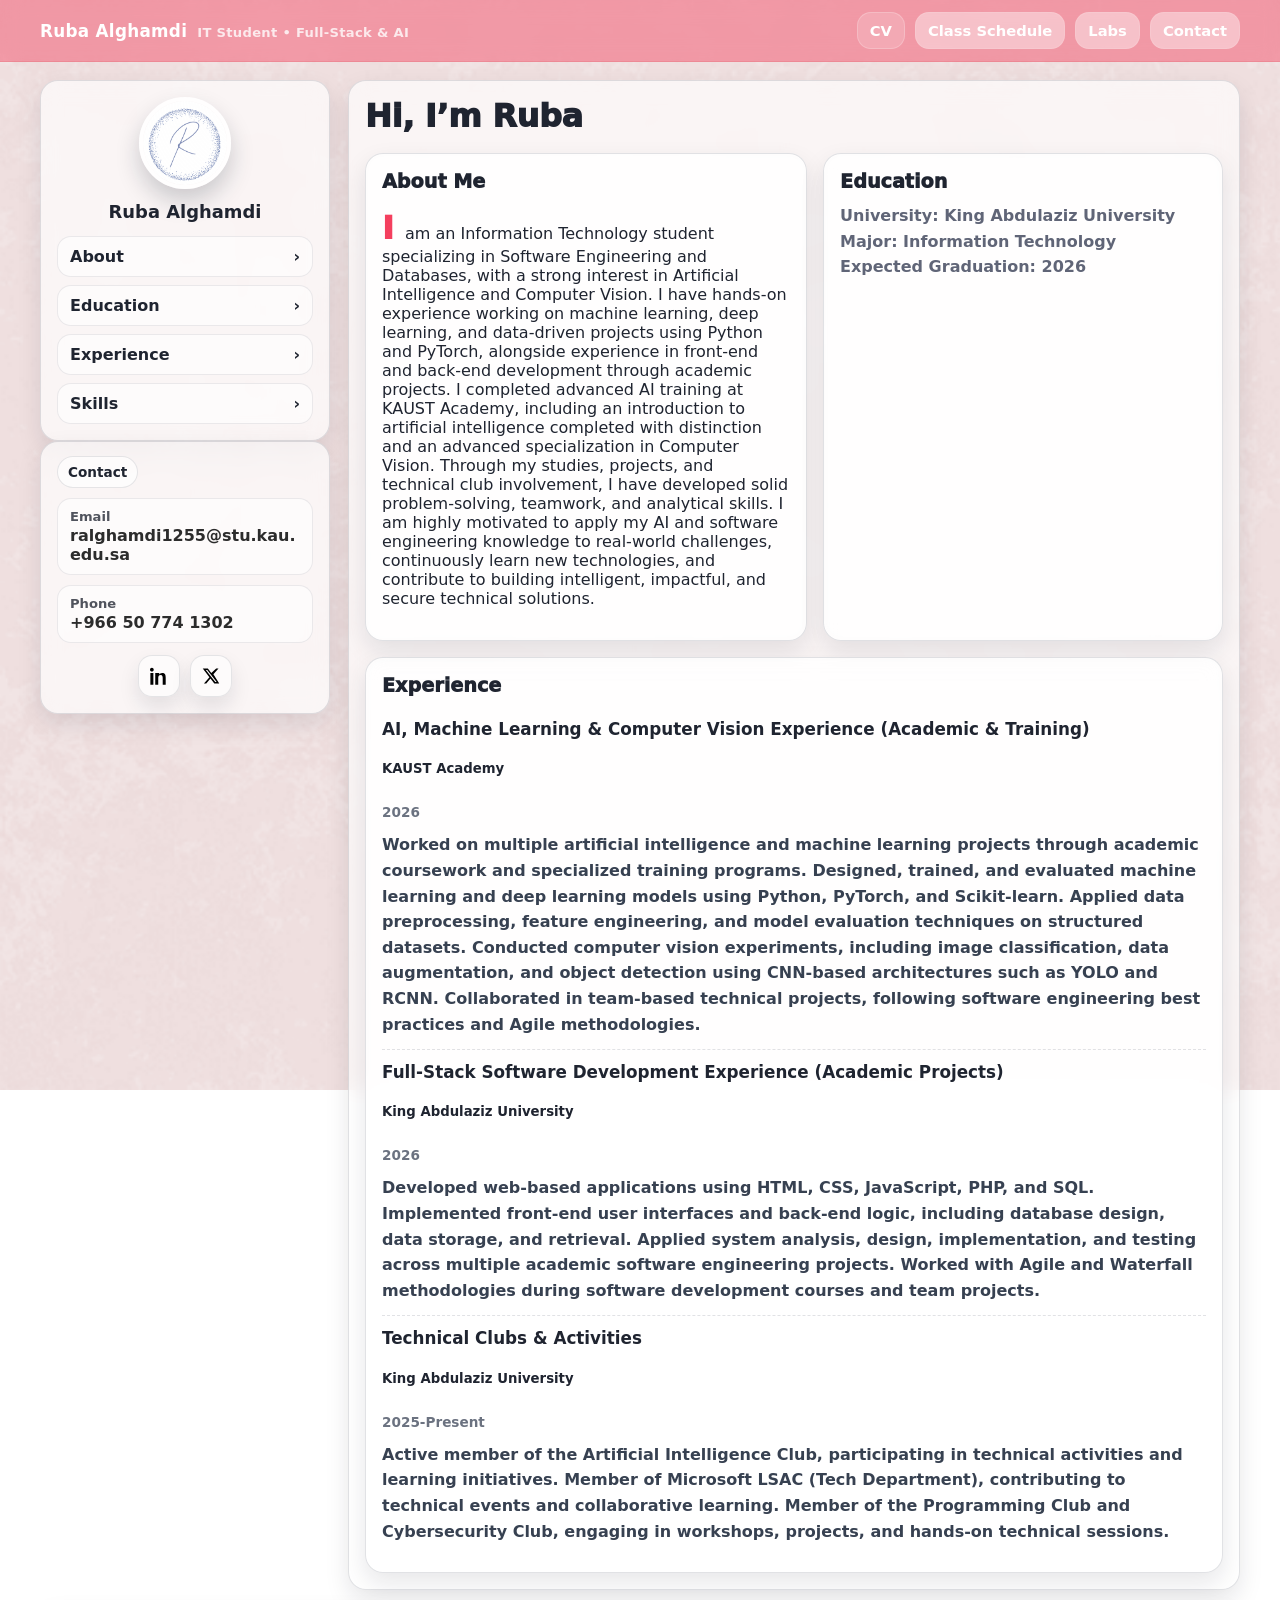
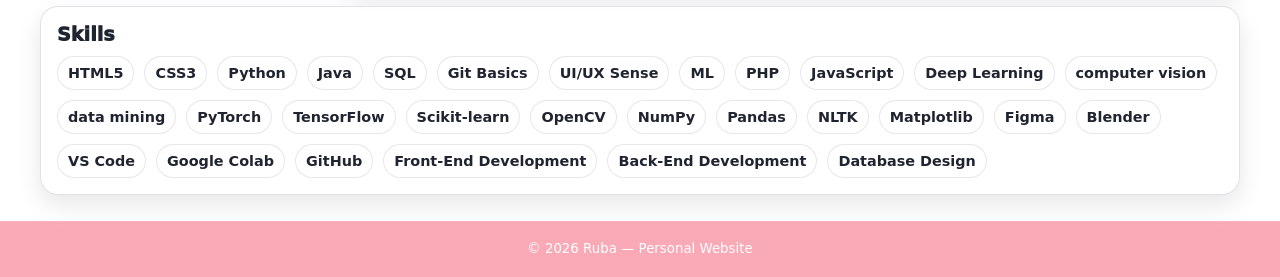
<file: index.html>
<!DOCTYPE html>
<html lang="en">
<head>
  <meta charset="UTF-8" />
  <meta name="viewport" content="width=device-width, initial-scale=1.0" />
  <title>Home | Personal Website</title>
  <link rel="stylesheet" href="style.css" />
</head>
<body>
  <div class="page">
    <div class="overlay">

      <!-- TOPBAR -->
      <header class="topbar">
        <div class="topbar-inner">
          <div class="brand">
            <div class="name">Ruba Alghamdi</div>
            <small class="title">IT Student • Full-Stack & AI</small>
          </div>

          <nav class="nav">
            <a class="active" href="index.html">CV</a>
            <a href="schedule.html">Class Schedule</a>
            <a href="labs.html">Labs</a>
            <a href="contact.html">Contact</a>
          </nav>
        </div>
      </header>

      <main class="container">
        <div class="layout">

          <!-- SIDEBAR -->
          <aside class="sidebar">
            <div class="card profile">
              <img class="avatar" src="profile.jpg" alt="Profile picture">
              <h3>Ruba Alghamdi</h3>
              

              <ul class="side-links">
                <li><a href="#about">About <span>›</span></a></li>
                <li><a href="#education">Education <span>›</span></a></li>
                <li><a href="#experience">Experience <span>›</span></a></li>
                <li><a href="#skills">Skills <span>›</span></a></li>
              </ul>
            </div>

            <div class="card contact">
              <div class="badge">Contact</div>

              <div class="item">
                <div>
                  <div class="label">Email</div>
                  <div class="value"><a href="mailto:ralghamdi1255@stu.kau.edu.sa">ralghamdi1255@stu.kau.edu.sa</a></div>
                </div>
              </div>

              <div class="item">
                <div>
                  <div class="label">Phone</div>
                  <div class="value"><a href="tel:+966507741302">+966 50 774 1302</a></div>
                </div>
              </div>

              <div class="social">
                <a class="icon-btn" href="https://www.linkedin.com/in/ruba-alghamdi-5322451b3/" target="_blank" rel="noopener" aria-label="LinkedIn">
                  <img src="linkedin.svg" alt="LinkedIn">
                </a>
                <a class="icon-btn" href="https://x.com/Rekaz14669390" target="_blank" rel="noopener" aria-label="LinkedIn">
                  <img src="x.svg" alt="X">
                </a>
              </div>
            </div>
          </aside>

          <!-- MAIN -->
          <section class="card main-card">
           

            <h1 class="h1">Hi, I’m Ruba </h1>
            <p class="sub">
            <div class="split" style="margin-top:18px;">
              <div class="card pad about" id="about">
                
                <h2 class="section-title">About Me</h2>
                <p>
               I am an Information Technology student specializing in Software Engineering and Databases, with a strong interest in Artificial Intelligence and Computer Vision. I have hands-on experience working on machine learning, deep learning, and data-driven projects using Python and PyTorch, alongside experience in front-end and back-end development through academic projects.

I completed advanced AI training at KAUST Academy, including an introduction to artificial intelligence completed with distinction and an advanced specialization in Computer Vision. Through my studies, projects, and technical club involvement, I have developed solid problem-solving, teamwork, and analytical skills.

I am highly motivated to apply my AI and software engineering knowledge to real-world challenges, continuously learn new technologies, and contribute to building intelligent, impactful, and secure technical solutions.
                </p>
              </div>

              <div class="card pad" id="education">
                <h2 class="section-title">Education</h2>
                <p class="sub" style="margin:0;">
                  <strong>University:</strong> King Abdulaziz University<br>
                  <strong>Major:</strong> Information Technology<br>
                  <strong>Expected Graduation:</strong> 2026
                </p>
              </div>
            </div>
            <div class="card pad" id="experience" style="margin-top:16px;">

  <h2 class="section-title">Experience</h2>

  <div class="experience-item">
    <h3>AI, Machine Learning & Computer Vision Experience (Academic & Training)</h3>
    <h5>KAUST Academy</h5>
    <span class="exp-date">2026</span>
    <p>
      Worked on multiple artificial intelligence and machine learning projects through academic coursework and specialized training programs.

Designed, trained, and evaluated machine learning and deep learning models using Python, PyTorch, and Scikit-learn.

Applied data preprocessing, feature engineering, and model evaluation techniques on structured datasets.

Conducted computer vision experiments, including image classification, data augmentation, and object detection using CNN-based architectures such as YOLO and RCNN.

Collaborated in team-based technical projects, following software engineering best practices and Agile methodologies.
    </p>
  </div>

  <div class="experience-item">
    <h3>Full-Stack Software Development Experience (Academic Projects)</h3>
    <h5>King Abdulaziz University</h5>
    <span class="exp-date">2026</span>
    <p>
      Developed web-based applications using HTML, CSS, JavaScript, PHP, and SQL.

Implemented front-end user interfaces and back-end logic, including database design, data storage, and retrieval.

Applied system analysis, design, implementation, and testing across multiple academic software engineering projects.

Worked with Agile and Waterfall methodologies during software development courses and team projects.
    </p>
  </div>
   <div class="experience-item">
    <h3>Technical Clubs & Activities</h3>
    <h5>King Abdulaziz University</h5>
    <span class="exp-date">2025-Present</span>
    <p>
    Active member of the Artificial Intelligence Club, participating in technical activities and learning initiatives.

Member of Microsoft LSAC (Tech Department), contributing to technical events and collaborative learning.

Member of the Programming Club and Cybersecurity Club, engaging in workshops, projects, and hands-on technical sessions.
    </p>
  </div>
</div>
</div>
  


            <div class="card pad" id="skills" style="margin-top:16px;">
              <h2 class="section-title">Skills</h2>
              <ul class="chips">
                <li>HTML5</li><li>CSS3</li><li>Python</li><li>Java</li>
                <li>SQL</li><li>Git Basics</li><li>UI/UX Sense</li>
                <li>ML</li><li>PHP</li><li> JavaScript</li>
                <li>Deep Learning</li><li>computer vision</li><li>data mining</li>
                <li>PyTorch</li><li>TensorFlow</li><li> Scikit-learn</li>
                <li> OpenCV</li><li>NumPy</li><li>Pandas</li>
                <li>NLTK</li><li>Matplotlib</li><li>Figma</li>
                <li>Blender</li><li>VS Code</li><li>Google Colab</li><li>GitHub</li>
                <li>Front-End Development</li><li>Back-End Development</li><li>Database Design</li>
                
              </ul>
            </div>

          </section>
        </div>
      </main>

      <footer>
        <small>© 2026 Ruba — Personal Website</small>
      </footer>

    </div>
  </div>
</body>
</html>
</file>
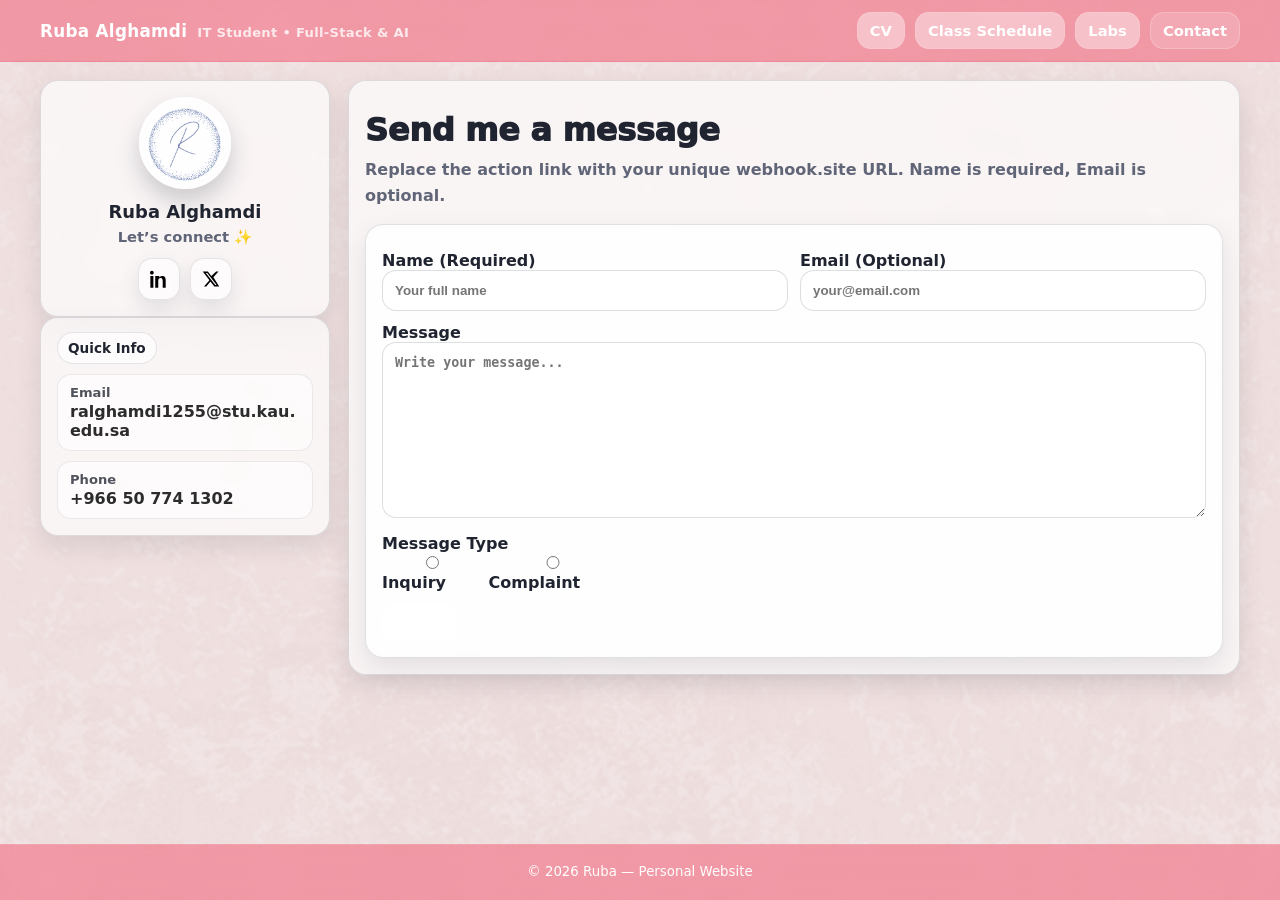
<file: contact.html>
<!DOCTYPE html>
<html lang="en">
<head>
  <meta charset="UTF-8" />
  <meta name="viewport" content="width=device-width, initial-scale=1.0" />
  <title>Contact | Personal Website</title>
  <link rel="stylesheet" href="style.css" />
</head>
<body>
  <div class="page">
    <div class="overlay">

      <header class="topbar">
        <div class="topbar-inner">
          <div class="brand">
            <div class="name">Ruba Alghamdi</div>
            <small class="title">IT Student • Full-Stack & AI</small>
          </div>

          <nav class="nav">
            <a href="index.html">CV</a>
            <a href="schedule.html">Class Schedule</a>
            <a href="labs.html">Labs</a>
            <a class="active" href="contact.html">Contact</a>
          </nav>
        </div>
      </header>

      <main class="container">
        <div class="layout">

          <!-- SIDEBAR -->
          <aside class="sidebar">
            <div class="card profile">
              <img class="avatar" src="profile.jpg" alt="Profile picture">
              <h3>Ruba Alghamdi</h3>
              <p>Let’s connect ✨</p>

              <div class="social">
                <a class="icon-btn" href="https://www.linkedin.com/in/ruba-alghamdi-5322451b3/" target="_blank" rel="noopener" aria-label="LinkedIn">
                  <img src="linkedin.svg" alt="LinkedIn">
                </a>
                 <a class="icon-btn" href="https://x.com/Rekaz14669390" target="_blank" rel="noopener" aria-label="LinkedIn">
                  <img src="x.svg" alt="X">
                </a>
              </div>
            </div>

            <div class="card contact">
              <div class="badge">Quick Info</div>
              <div class="item">
                <div>
                  <div class="label">Email</div>
                  <div class="value"><a href="mailto:ralghamdi1255@stu.kau.edu.sa">ralghamdi1255@stu.kau.edu.sa</a></div>
                </div>
              </div>
              <div class="item">
                <div>
                  <div class="label">Phone</div>
                  <div class="value"><a href="tel:+966507741302">+966 50 774 1302</a></div>
                </div>
              </div>
            </div>
          </aside>

          <!-- MAIN -->
          <section class="card main-card">
           

            <h1 class="h1" style="margin-top:14px;">Send me a message </h1>
            <p class="sub">
              Replace the action link with your unique webhook.site URL. Name is required, Email is optional.
            </p>

            <div class="card pad" style="margin-top:16px;">
              <form action="https://webhook.site/df66448d-8be5-4d2f-ad0b-912c3d16677c" method="GET">
                <div class="row">
                  <div>
                    <label for="name">Name (Required)</label>
                    <input id="name" name="name" type="text" required placeholder="Your full name" />
                  </div>
                  <div>
                    <label for="email">Email (Optional)</label>
                    <input id="email" name="email" type="email" placeholder="your@email.com" />
                  </div>
                </div>

                <div>
                  <label for="message">Message</label>
                  <textarea id="message" name="message" rows="10" required placeholder="Write your message..."></textarea>
                </div>

                <div>
                  <label>Message Type</label>
                  <div class="inline">
                    <label><input type="radio" name="type" value="Inquiry" required> Inquiry</label>
                    <label><input type="radio" name="type" value="Complaint" required> Complaint</label>
                  </div>
                </div>

                <button class="btn primary submit" type="submit">Submit</button>
              </form>
            </div>
          </section>

        </div>
      </main>

      <footer>
        <small>© 2026 Ruba — Personal Website</small>
      </footer>

    </div>
  </div>
</body>
</html>
</file>
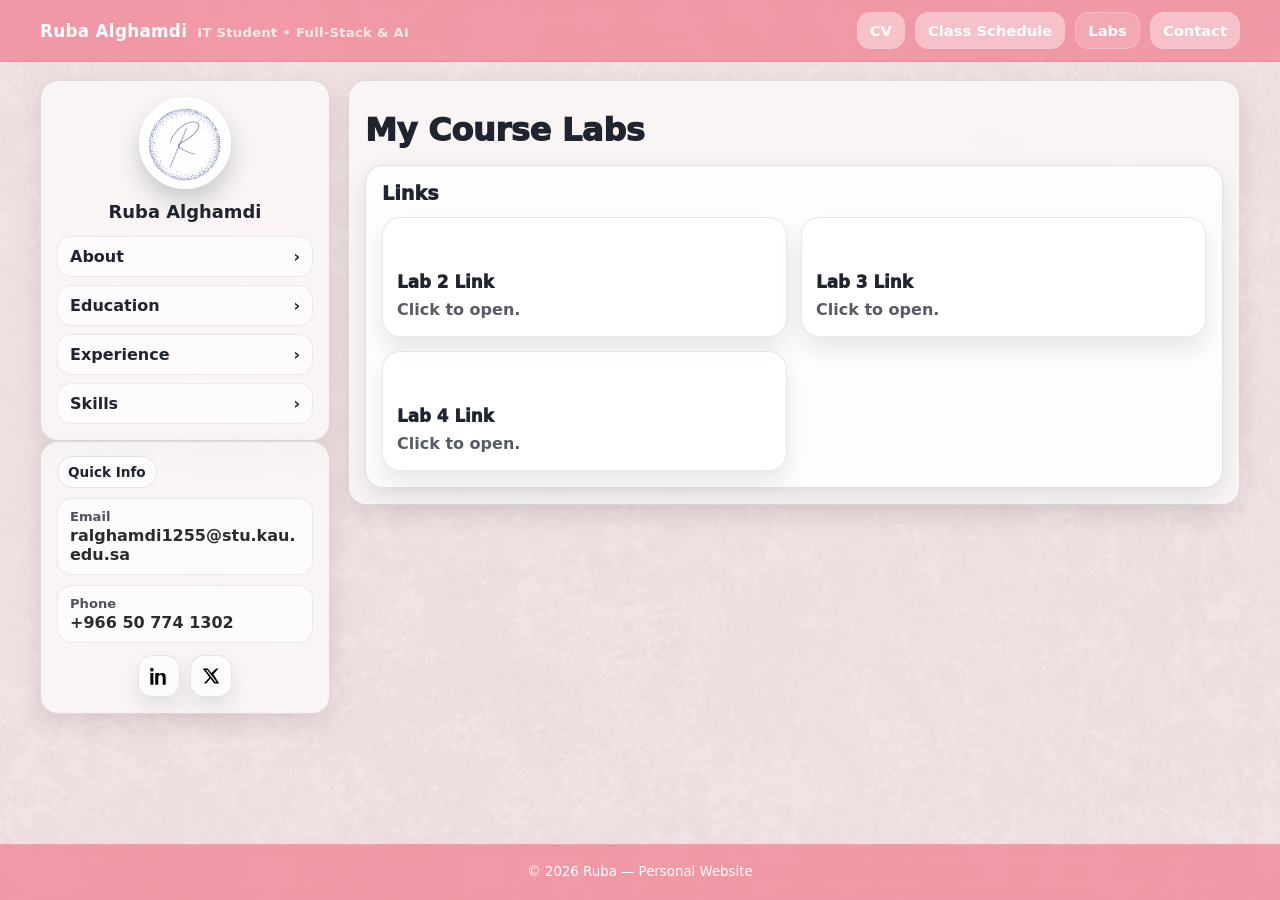
<file: labs.html>
<!DOCTYPE html>
<html lang="en">
<head>
  <meta charset="UTF-8" />
  <meta name="viewport" content="width=device-width, initial-scale=1.0" />
  <title>Labs | Personal Website</title>
  <link rel="stylesheet" href="style.css" />
</head>
<body>
  <div class="page">
    <div class="overlay">

      <!-- TOPBAR -->
      <header class="topbar">
        <div class="topbar-inner">
          <div class="brand">
            <div class="name">Ruba Alghamdi</div>
            <small class="title">IT Student • Full-Stack & AI</small>
          </div>

          <nav class="nav">
            <a href="index.html">CV</a>
            <a href="schedule.html">Class Schedule</a>
            <a class="active" href="labs.html">Labs</a>
            <a href="contact.html">Contact</a>
          </nav>
        </div>
      </header>

      <main class="container">
        <div class="layout">

          <!-- SIDEBAR -->
          <aside class="sidebar">
            <div class="card profile">
              <img class="avatar" src="profile.jpg" alt="Profile picture">
              <h3>Ruba Alghamdi</h3>
              
              <ul class="side-links">
                <li><a href="index.html#about">About <span>›</span></a></li>
                <li><a href="index.html#education">Education <span>›</span></a></li>
                <li><a href="index.html#experience">Experience <span>›</span></a></li>
                <li><a href="index.html#skills">Skills <span>›</span></a></li>
              </ul>
            </div>

            <div class="card contact">
              <div class="badge">Quick Info</div>
              <div class="item">
                <div>
                  <div class="label">Email</div>
                  <div class="value"><a href="mailto:ralghamdi1255@stu.kau.edu.sa">ralghamdi1255@stu.kau.edu.sa</a></div>
                </div>
              </div>
              <div class="item">
                <div>
                  <div class="label">Phone</div>
                  <div class="value"><a href="tel:+966507741302">+966 50 774 1302</a></div>
                </div>
              

            </div>
             <div class="social">
                <a class="icon-btn" href="https://www.linkedin.com/in/ruba-alghamdi-5322451b3/" target="_blank" rel="noopener" aria-label="LinkedIn">
                  <img src="linkedin.svg" alt="LinkedIn">
                </a>
                 <a class="icon-btn" href="https://x.com/Rekaz14669390" target="_blank" rel="noopener" aria-label="LinkedIn">
                  <img src="x.svg" alt="X">
                </a>
              </div>
            </div>
          </aside>

          <!-- MAIN -->
          <section class="card main-card">
           

            <h1 class="h1" style="margin-top:14px;">My Course Labs</h1>
           

            <!-- UML LINKS -->
            <div class="card pad" id="uml" style="margin-top:16px;">
              <h2 class="section-title"> Links</h2>

              <div class="labs-grid">


                <a class="lab-card" href="https://rubaaalghamdi.github.io/cpit-405-lab2/" target="_blank" rel="noopener">
                  <div class="lab-top">
                    <span class="lab-badge">Lab 2</span>
                    
                  </div>
                  <h3>Lab 2 Link</h3>
                  <p>Click to open.</p>
                </a>

                <a class="lab-card" href="https://rubaaalghamdi.github.io/lab3cpit405/" target="_blank" rel="noopener">
                  <div class="lab-top">
                    <span class="lab-badge">Lab 3</span>
                    
                  </div>
                  <h3>Lab 3 Link</h3>
                  <p>Click to open.</p>
                </a>

                <a class="lab-card" href="https://rubaaalghamdi.github.io/lab4cpit405/" target="_blank" rel="noopener">
                  <div class="lab-top">
                    <span class="lab-badge">Lab 4</span>
                   
                  </div>
                  <h3>Lab 4 Link</h3>
                  <p>Click to open.</p>
                </a>
              </div>
            </div>


          </section>
        </div>
      </main>

      <footer>
        <small>© 2026 Ruba — Personal Website</small>
      </footer>

    </div>
  </div>
</body>
</html>
</file>
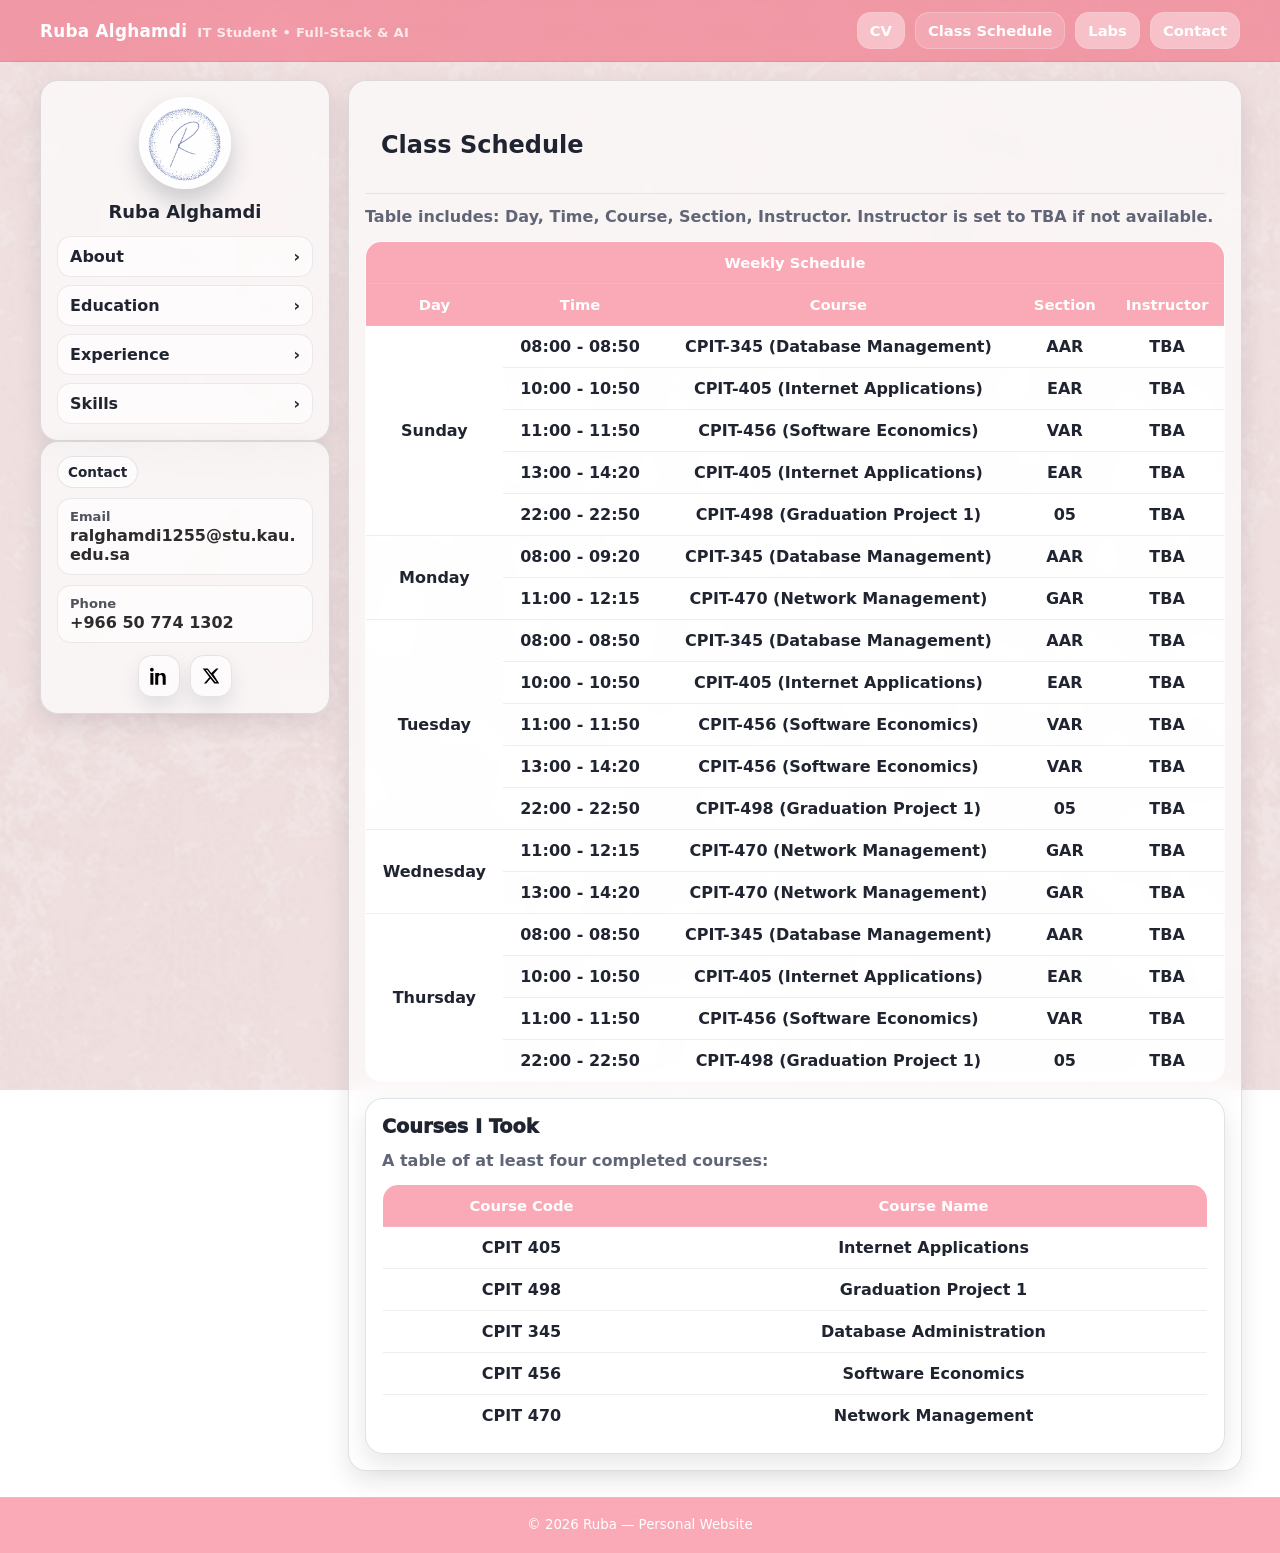
<file: schedule.html>
<!DOCTYPE html>
<html lang="en">
<head>
  <meta charset="UTF-8" />
  <meta name="viewport" content="width=device-width, initial-scale=1.0" />
  <title>Class Schedule | Personal Website</title>
  <link rel="stylesheet" href="style.css" />
</head>
<body>
  <div class="page">
    <div class="overlay">

      <header class="topbar">
        <div class="topbar-inner">
          <div class="brand">
            <div class="name">Ruba Alghamdi</div>
            <small class="title">IT Student • Full-Stack & AI</small>
          </div>

          <nav class="nav">
            <a href="index.html">CV</a>
            <a class="active" href="schedule.html">Class Schedule</a>
            <a href="labs.html">Labs</a>
            <a href="contact.html">Contact</a>
          </nav>
        </div>
      </header>

      <main class="container">
        <div class="layout">

          <!-- SIDEBAR (same on all pages) -->
          <aside class="sidebar">
            <div class="card profile">
              <img class="avatar" src="profile.jpg" alt="Profile picture">
              <h3>Ruba Alghamdi</h3>
              

              <ul class="side-links">
                <li><a href="index.html#about">About <span>›</span></a></li>
                <li><a href="index.html#education">Education <span>›</span></a></li>
                <li><a href="index.html#experience">Experience <span>›</span></a></li>
                <li><a href="index.html#skills">Skills <span>›</span></a></li>
              </ul>
            </div>

            <div class="card contact">
              <div class="badge">Contact</div>
              <div class="item">
                <div>
                  <div class="label">Email</div>
                  <div class="value"><a href="mailto:ralghamdi1255@stu.kau.edu.sa">ralghamdi1255@stu.kau.edu.sa</a></div>
                </div>
              </div>
              <div class="item">
                <div>
                  <div class="label">Phone</div>
                  <div class="value"><a href="tel:+966507741302">+966 50 774 1302</a></div>
                </div>
              </div>

              <div class="social">
                
                <a class="icon-btn" href="https://www.linkedin.com/in/ruba-alghamdi-5322451b3/" target="_blank" rel="noopener" aria-label="LinkedIn">
                  <img src="linkedin.svg" alt="LinkedIn">
                </a>
                 <a class="icon-btn" href="https://x.com/Rekaz14669390" target="_blank" rel="noopener" aria-label="LinkedIn">
                  <img src="x.svg" alt="X">
                </a>
              </div>
            </div>
          </aside>

          <!-- MAIN -->
          <section class="card main-card">
            <div class="card-header">
              <h1 class="page-title">Class Schedule</h1>
        
            </div>

            <p class="sub" style="margin-top:10px;">
              Table includes: Day, Time, Course, Section, Instructor. Instructor is set to <strong>TBA</strong> if not available.
            </p>

            <div class="table-wrap" style="margin-top:12px;">
              <table>
                <thead>
                  <!-- colspan title -->
                  <tr><th colspan="5">Weekly Schedule</th></tr>
                  <tr>
                    <th>Day</th>
                    <th>Time</th>
                    <th>Course</th>
                    <th>Section</th>
                    <th>Instructor</th>
                  </tr>
                </thead>

                <tbody>
                  <!-- Sunday -->
                  <tr>
                    <td rowspan="5">Sunday</td>
                    <td>08:00 - 08:50</td>
                    <td>CPIT-345 (Database Management)</td>
                    <td>AAR</td>
                    <td>TBA</td>
                  </tr>
                  <tr>
                    <td>10:00 - 10:50</td>
                    <td>CPIT-405 (Internet Applications)</td>
                    <td>EAR</td>
                    <td>TBA</td>
                  </tr>
                  <tr>
                    <td>11:00 - 11:50</td>
                    <td>CPIT-456 (Software Economics)</td>
                    <td>VAR</td>
                    <td>TBA</td>
                  </tr>
                  <tr>
                    <td>13:00 - 14:20</td>
                    <td>CPIT-405 (Internet Applications)</td>
                    <td>EAR</td>
                    <td>TBA</td>
                  </tr>
                  <tr>
                    <td>22:00 - 22:50</td>
                    <td>CPIT-498 (Graduation Project 1)</td>
                    <td>05</td>
                    <td>TBA</td>
                  </tr>

                  <!-- Monday -->
                  <tr>
                    <td rowspan="2">Monday</td>
                    <td>08:00 - 09:20</td>
                    <td>CPIT-345 (Database Management)</td>
                    <td>AAR</td>
                    <td>TBA</td>
                  </tr>
                  <tr>
                    <td>11:00 - 12:15</td>
                    <td>CPIT-470 (Network Management)</td>
                    <td>GAR</td>
                    <td>TBA</td>
                  </tr>

                  <!-- Tuesday -->
                  <tr>
                    <td rowspan="5">Tuesday</td>
                    <td>08:00 - 08:50</td>
                    <td>CPIT-345 (Database Management)</td>
                    <td>AAR</td>
                    <td>TBA</td>
                  </tr>
                  <tr>
                    <td>10:00 - 10:50</td>
                    <td>CPIT-405 (Internet Applications)</td>
                    <td>EAR</td>
                    <td>TBA</td>
                  </tr>
                  <tr>
                    <td>11:00 - 11:50</td>
                    <td>CPIT-456 (Software Economics)</td>
                    <td>VAR</td>
                    <td>TBA</td>
                  </tr>
                  <tr>
                    <td>13:00 - 14:20</td>
                    <td>CPIT-456 (Software Economics)</td>
                    <td>VAR</td>
                    <td>TBA</td>
                  </tr>
                  <tr>
                    <td>22:00 - 22:50</td>
                    <td>CPIT-498 (Graduation Project 1)</td>
                    <td>05</td>
                    <td>TBA</td>
                  </tr>

                  <!-- Wednesday -->
                  <tr>
                    <td rowspan="2">Wednesday</td>
                    <td>11:00 - 12:15</td>
                    <td>CPIT-470 (Network Management)</td>
                    <td>GAR</td>
                    <td>TBA</td>
                  </tr>
                  <tr>
                    <td>13:00 - 14:20</td>
                    <td>CPIT-470 (Network Management)</td>
                    <td>GAR</td>
                    <td>TBA</td>
                  </tr>

                  <!-- Thursday -->
                  <tr>
                    <td rowspan="4">Thursday</td>
                    <td>08:00 - 08:50</td>
                    <td>CPIT-345 (Database Management)</td>
                    <td>AAR</td>
                    <td>TBA</td>
                  </tr>
                  <tr>
                    <td>10:00 - 10:50</td>
                    <td>CPIT-405 (Internet Applications)</td>
                    <td>EAR</td>
                    <td>TBA</td>
                  </tr>
                  <tr>
                    <td>11:00 - 11:50</td>
                    <td>CPIT-456 (Software Economics)</td>
                    <td>VAR</td>
                    <td>TBA</td>
                  </tr>
                  <tr>
                    <td>22:00 - 22:50</td>
                    <td>CPIT-498 (Graduation Project 1)</td>
                    <td>05</td>
                    <td>TBA</td>
                  </tr>
                </tbody>
              </table>
            </div>

            <div class="card pad" style="margin-top:16px;">
              <h2 class="section-title">Courses I Took</h2>
              <p class="sub" style="margin-top:6px;">A table of at least four completed courses:</p>

              <div class="table-wrap" style="margin-top:10px;">
                <table style="min-width: 520px;">
                  <thead>
                    <tr>
                      <th>Course Code</th>
                      <th>Course Name</th>
                    </tr>
                  </thead>
                  <tbody>
                    <tr><td>CPIT 405</td><td>Internet Applications</td></tr>
                    <tr><td>CPIT 498</td><td>Graduation Project 1</td></tr>
                    <tr><td>CPIT 345</td><td>Database Administration</td></tr>
                    <tr><td>CPIT 456</td><td>Software Economics</td></tr>
                    <tr><td>CPIT 470</td><td>Network Management</td></tr>
                  </tbody>
                </table>
              </div>
            </div>

          </section>
        </div>
      </main>

      <footer>
        <small>© 2026 Ruba — Personal Website</small>
      </footer>

    </div>
  </div>
</body>
</html>
</file>
<file: style.css>
/* =========================
   THEME
========================= */
:root{
  --ink:#1f2430;
  --muted:#606577;
  --card: rgba(255,255,255,.68);
  --card2: rgba(255,255,255,.55);
  --stroke: rgba(15,23,42,.12);
  --shadow: 0 18px 60px rgba(15,23,42,.14);
  --shadow2: 0 10px 24px rgba(15,23,42,.10);

 
  --brand3:#f43f5e; /* rose */
  --darkbar: rgba(17, 24, 39, .86);
  --darkbar2: rgba(17, 24, 39, .72);

  --radius:18px;
}

*{box-sizing:border-box}
html{scroll-behavior:smooth}
body{
  margin:0;
  font-family: ui-sans-serif, system-ui, -apple-system, Segoe UI, Arial;
  color:var(--ink);
  min-height:100vh;

  /* background image requirement */
  background: url("bg.png") center/cover fixed no-repeat;
}

a{ text-decoration:none; color:inherit; } /* remove underline */

/* =========================
   PAGE WRAPPER (footer bottom)
========================= */
.page{
  min-height:100vh;
  display:flex;
  flex-direction:column;
}

/* subtle overlay for readability */
.overlay{
  flex:1;
  background: transparent;
  display:flex;
  flex-direction:column;
}

/* =========================
   TOPBAR (sticky)
========================= */
.topbar{
  position:sticky;
  top:0;
  z-index:50;
  background: #f43f5d71;
  backdrop-filter: blur(10px);
  border-bottom: 1px solid rgba(207, 15, 15, 0.1);
}
.topbar-inner{
  width:min(1200px, 94%);
  margin:0 auto;
  display:flex;
  align-items:center;
  justify-content:space-between;
  gap:12px;
  padding:12px 0;
}
.brand{
  display:flex;
  align-items:baseline;
  gap:10px;
  color:#fff;
  letter-spacing:.3px;
}
.brand .name{
  font-weight:900;
  font-size:1.05rem;
}
.brand .title{
  font-size:.82rem;
  opacity:.78;
  font-weight:600;
}

.nav{
  display:flex;
  gap:10px;
  align-items:center;
}
.nav a{
  color:#fff;
  padding:9px 12px;
  border-radius: 14px;
  background: rgba(255, 255, 255, 0.402);
  border:1px solid rgba(255,255,255,.10);
  transition: transform .15s ease, background .2s ease, border-color .2s ease;
  font-weight:650;
  font-size:.92rem;
}
.nav a:hover{
  transform: translateY(-1px);
  background: rgba(255,255,255,.12);
  border-color: rgba(255,255,255,.18);
}
.nav a.active{
  background: rgba(255,255,255,.16);
  border-color: rgba(255,255,255,.22);
}

/* fragment link different styling */
.nav a.jump{
  background: linear-gradient(135deg, rgba(124,58,237,.35), rgba(6,182,212,.28));
  border-color: rgba(255,255,255,.22);
}

/* =========================
   LAYOUT (sidebar + main)
========================= */
.container{
  width:min(1200px, 94%);
  margin:0 auto;
  padding:18px 0 26px;
}
.layout{
  display:grid;
  grid-template-columns: 290px 1fr;
  gap:18px;
  align-items:start;
}

/* =========================
   CARDS (glass)
========================= */
.card{
  background: var(--card);
  border:1px solid var(--stroke);
  border-radius: var(--radius);
  box-shadow: var(--shadow2);
  backdrop-filter: blur(10px);
}
.card.pad{ padding:16px; }

/* fancy header strip */
.card-header{
  padding:14px 16px;
  border-bottom:1px solid rgba(15,23,42,.08);
  display:flex;
  justify-content:space-between;
  align-items:center;
}
.badge{
  display:inline-flex;
  align-items:center;
  gap:8px;
  padding:7px 10px;
  border-radius:999px;
  background: rgba(255,255,255,.65);
  border:1px solid rgba(15,23,42,.10);
  font-weight:800;
  font-size:.85rem;
}

/* =========================
   SIDEBAR
========================= */
.sidebar{
  position: sticky;
  top:74px; /* below topbar */
}
.profile{
  padding:16px;
}
.avatar{
  width:92px;
  height:92px;
  border-radius:50%;
  object-fit:cover;
  display:block;
  margin: 0 auto 12px;
  border:4px solid rgba(255,255,255,.85);
  box-shadow: 0 12px 25px rgba(15,23,42,.20);
}
.profile h3{
  margin:0;
  text-align:center;
  font-size:1.12rem;
  font-weight:900;
}
.profile p{
  margin:6px 0 0;
  text-align:center;
  color:var(--muted);
  font-weight:650;
  font-size:.92rem;
}

.side-links{
  margin:14px 0 0;
  padding:0;
  list-style:none;
  display:grid;
  gap:8px;
}
.side-links a{
  display:flex;
  align-items:center;
  justify-content:space-between;
  padding:10px 12px;
  border-radius:14px;
  background: rgba(255,255,255,.55);
  border:1px solid rgba(15,23,42,.08);
  transition: transform .15s ease, background .2s ease;
  font-weight:750;
}
.side-links a:hover{
  transform: translateY(-1px);
  background: rgba(255,255,255,.75);
}

/* contact block */
.contact{
  padding:14px 16px 16px;
}
.contact .item{
  display:flex;
  gap:10px;
  align-items:flex-start;
  padding:10px 12px;
  border-radius:14px;
  background: rgba(255,255,255,.55);
  border:1px solid rgba(15,23,42,.08);
  margin-top:10px;
}
.contact .label{
  font-weight:900;
  font-size:.82rem;
  opacity:.78;
  margin-bottom:2px;
}
.contact .value{
  font-weight:750;
  color:#2c2c2c;
  word-break:break-word;
}

/* social icons */
.social{
  display:flex;
  gap:10px;
  justify-content:center;
  margin-top:12px;
}
.icon-btn{
  width:42px;
  height:42px;
  border-radius:14px;
  display:grid;
  place-items:center;
  background: rgba(255,255,255,.60);
  border:1px solid rgba(15,23,42,.10);
  box-shadow: 0 10px 20px rgba(15,23,42,.10);
  transition: transform .16s ease, filter .2s ease, background .2s ease;
}
.icon-btn:hover{
  transform: translateY(-2px) scale(1.03);
  background: rgba(255,255,255,.82);
  filter: drop-shadow(0 10px 16px rgba(15,23,42,.18));
}
.icon-btn img, .icon-btn svg{
  width:18px; height:18px;
}

/* =========================
   MAIN CONTENT
========================= */
.main-card{ padding:16px; }
.h1{ margin:0; font-size:2rem; font-weight:950; letter-spacing:-.3px; }
.sub{ margin:8px 0 0; color:var(--muted); font-weight:650; line-height:1.6; }

.split{
  display:grid;
  grid-template-columns: 1.05fr .95fr;
  gap:16px;
  margin-top:16px;
}

.section-title{
  margin:0 0 10px;
  font-size:1.2rem;
  font-weight:950;
}

/* pseudo-elements for About */
.about p::first-letter{
  font-size:2rem;
  font-weight:950;
  color: var(--brand3);
  margin-right:6px;
}
.about .decor::before{
  content:"";
  display:block;
  height:4px;
  width:70px;
  border-radius:999px;
  background: linear-gradient(90deg, var(--brand3), var(--brand2));
  margin:0 0 12px;
  opacity:.9;
}

/* chips */
.chips{
  list-style:none;
  padding:0;
  margin:10px 0 0;
  display:flex;
  flex-wrap:wrap;
  gap:10px;
}
.chips li{
  padding:8px 10px;
  border-radius:999px;
  background: rgba(255,255,255,.65);
  border:1px solid rgba(15,23,42,.10);
  font-weight:800;
  font-size:.9rem;
}

/* buttons */
.btn{
  display:inline-flex;
  align-items:center;
  justify-content:center;
  gap:8px;
  padding:10px 14px;
  border-radius: 14px;
  border:1px solid rgba(15,23,42,.12);
  background: rgba(255,255,255,.70);
  font-weight:900;
  transition: transform .15s ease, background .2s ease;
}
.btn:hover{ transform: translateY(-2px); background: rgba(255,255,255,.86); }
.btn.primary{
  color:#fff;
  border-color: rgba(255,255,255,.18);
  background: linear-gradient(135deg, #f43f5e);
}

/* =========================
   TABLES (Schedule + Courses)
========================= */
.table-wrap{ overflow-x:auto; }
table{
  width:100%;
  border-collapse:collapse;
  min-width: 860px;
  border-radius: 16px;
  overflow:hidden;
  background: rgba(255,255,255,.72);
  border:1px solid rgba(15,23,42,.10);
}
thead th{
  background:#f43f5d71;
  color:#fff;
  padding:12px 10px;
  font-weight:900;
  font-size:.92rem;
  border-bottom:1px solid rgba(255,255,255,.10);
}
tbody td{
  padding:11px 10px;
  text-align:center;
  border-bottom:1px solid rgba(15,23,42,.07);
  font-weight:650;
}

/* odd rows different background */
tbody tr:nth-child(odd){ background: rgba(255,255,255,.92); }
tbody tr:nth-child(even){ background: rgba(255,255,255,.72); }

/* different hover effects for odd/even */
tbody tr:nth-child(odd):hover{
  background: rgba(236, 254, 255, .92);
  transform: scale(1.002);
}
tbody tr:nth-child(even):hover{
  background: rgba(250, 245, 255, .92);
  transform: scale(1.002);
}
tbody tr{ transition: background .2s ease, transform .12s ease; }

/* =========================
   FORM (Contact)
========================= */
form{ display:grid; gap:12px; margin-top:10px; }
label{ font-weight:900; }
input, textarea{
  width:100%;
  padding:12px 12px;
  border-radius:14px;
  border:1px solid rgba(15,23,42,.14);
  background: rgba(255,255,255,.86);
  outline:none;
  font-weight:650;
}
textarea{ resize:vertical; }
.row{
  display:grid;
  grid-template-columns: 1fr 1fr;
  gap:12px;
}
.inline{
  display:flex;
  gap:16px;
  align-items:center;
  flex-wrap:wrap;
}
.submit{
  justify-self:start;
}

/* =========================
   FOOTER
========================= */
footer{
  margin-top:auto;
  background: #f43f5d71;
  color:#fff;
  text-align:center;
  padding:16px 0 20px;
  border-top:1px solid rgba(255,255,255,.10);
  backdrop-filter: blur(10px);
}

/* =========================
   RESPONSIVE
========================= */
@media (max-width: 980px){
  .layout{ grid-template-columns: 1fr; }
  .sidebar{ position: relative; top:0; }
  .split{ grid-template-columns: 1fr; }
  .row{ grid-template-columns: 1fr; }
}

/* ===== Labs Page Cards ===== */
.labs-grid{
  display:grid;
  grid-template-columns: repeat(2, 1fr);
  gap:14px;
  margin-top:12px;
}

.lab-card{
  display:block;
  padding:14px;
  border-radius: 18px;
  background: rgba(255,255,255,.72);
  border:1px solid rgba(15,23,42,.10);
  box-shadow: 0 12px 24px rgba(15,23,42,.10);
  transition: transform .18s ease, box-shadow .2s ease, background .2s ease;
}

.lab-card:hover{
  transform: translateY(-3px);
  box-shadow: 0 18px 40px rgba(15,23,42,.14);
  background: rgba(255,255,255,.88);
}

.lab-top{
  display:flex;
  justify-content:space-between;
  align-items:center;
  margin-bottom:10px;
}

.lab-badge{
  font-weight:950;
  font-size:.9rem;
  padding:7px 10px;
  border-radius:999px;
  color:#fff;
  background: linear-gradient(135deg, #f43f5e);
}

.lab-chip{
  font-weight:900;
  font-size:.85rem;
  padding:6px 10px;
  border-radius:999px;
  background: rgba(17,24,39,.08);
  border:1px solid rgba(15,23,42,.10);
}

.lab-card h3{
  margin:0 0 6px;
  font-size:1.05rem;
  font-weight:950;
}

.lab-card p{
  margin:0;
  color: rgba(31,36,48,.75);
  font-weight:650;
  line-height:1.5;
}

@media (max-width: 980px){
  .labs-grid{ grid-template-columns: 1fr; }
}
/* ===== Experience Section ===== */
.experience-item{
  padding: 12px 0;
  border-bottom: 1px dashed rgba(15,23,42,.12);
}

.experience-item:last-child{
  border-bottom: none;
}

.experience-item h3{
  margin: 0;
  font-size: 1.05rem;
  font-weight: 900;
}

.exp-date{
  display: inline-block;
  margin: 6px 0;
  font-size: .85rem;
  font-weight: 700;
  color: #6b7280;
}

.experience-item p{
  margin: 6px 0 0;
  color: #374151;
  line-height: 1.6;
  font-weight: 600;
}
</file>
